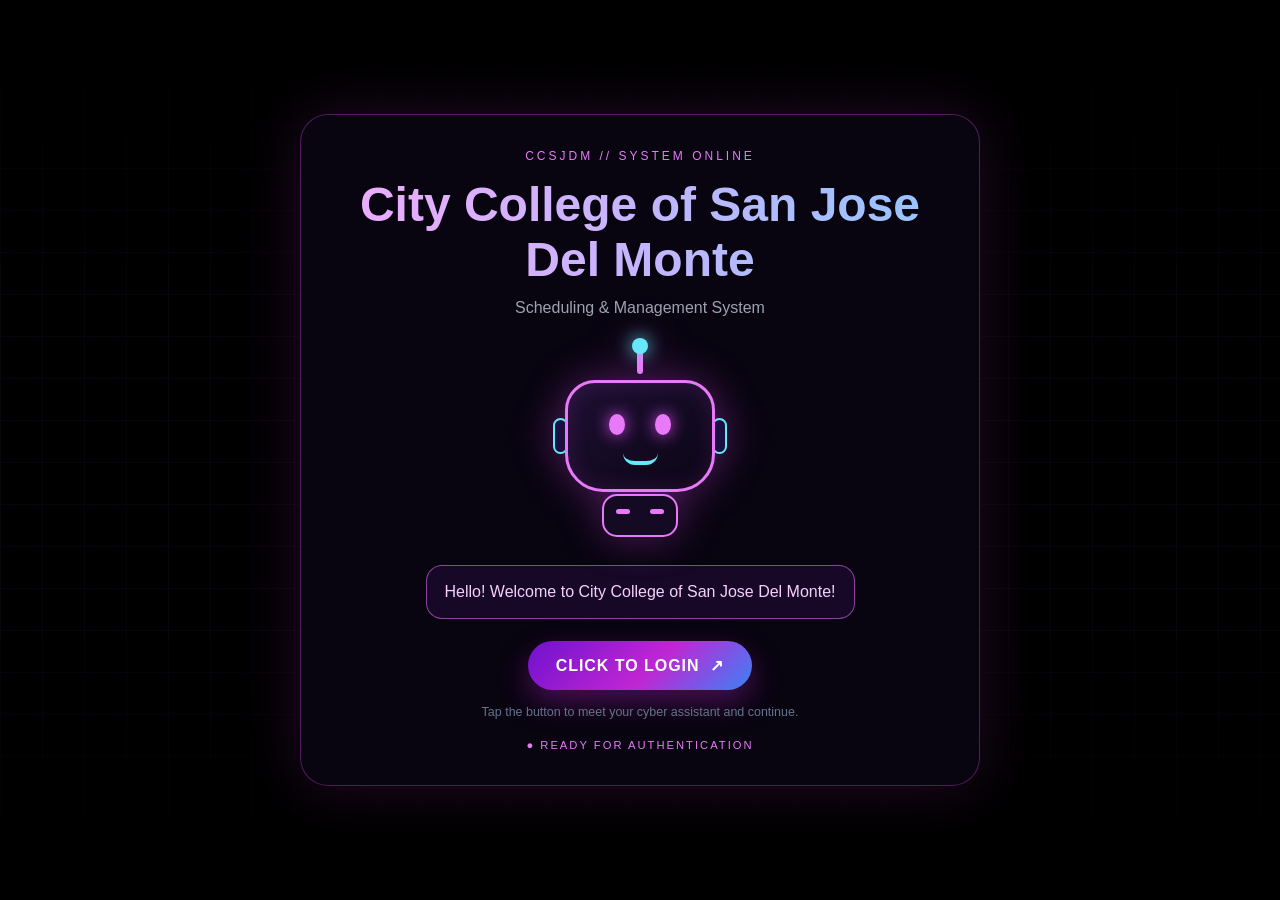
<file: index.html>
<!DOCTYPE html>
<html lang="en">
<head>
  <link rel="icon" type="image/png" href="backgroundcc.jpg">
<meta charset="UTF-8">
<meta name="viewport" content="width=device-width, initial-scale=1">
<title>Welcome | CCSJDM System</title>
<style>
*{box-sizing:border-box;margin:0;padding:0}
body{min-height:100vh;overflow:hidden;display:grid;place-items:center;background:#000;color:#e0f2fe;font-family:"Segoe UI",Tahoma,Arial,sans-serif}
.grid{position:fixed;inset:0;opacity:.12;background-image:linear-gradient(rgba(217,70,239,.35) 1px,transparent 1px),linear-gradient(90deg,rgba(217,70,239,.35) 1px,transparent 1px);background-size:42px 42px;mask-image:linear-gradient(transparent,#000 30%,#000 70%,transparent)}
.panel{position:relative;z-index:1;width:min(92vw,680px);padding:34px 24px;text-align:center;border:1px solid rgba(217,70,239,.35);border-radius:28px;background:rgba(10,6,20,.8);box-shadow:0 0 60px rgba(217,70,239,.15);animation:appear .8s ease both}
.kicker{color:#e879f9;font-size:.75rem;letter-spacing:.25em;text-transform:uppercase}
h1{font-size:clamp(1.7rem,5vw,3rem);margin:14px 0 8px;background:linear-gradient(90deg,#f0abfc,#c4b5fd,#93c5fd);-webkit-background-clip:text;background-clip:text;color:transparent}
.sub{color:#9ca3af;line-height:1.6}
.robot-wrap{height:245px;display:grid;place-items:center;position:relative}
.robot{position:relative;width:150px;height:145px;animation:float 2.6s ease-in-out infinite;filter:drop-shadow(0 0 20px rgba(217,70,239,.35))}
.antenna{position:absolute;top:-23px;left:72px;width:6px;height:27px;background:#e879f9;border-radius:8px}
.antenna:before{content:"";position:absolute;top:-9px;left:-5px;width:16px;height:16px;border-radius:50%;background:#67e8f9;box-shadow:0 0 18px #67e8f9;animation:blink 1.1s infinite alternate}
.head{position:absolute;inset:10px 0 0;height:112px;border:3px solid #e879f9;border-radius:30px 30px 38px 38px;background:linear-gradient(145deg,#1e1033,#0a0614);box-shadow:inset 0 0 22px rgba(217,70,239,.15)}
.ear{position:absolute;top:48px;width:15px;height:36px;border:2px solid #67e8f9;background:#1a1040;border-radius:8px}
.ear.left{left:-12px}.ear.right{right:-12px}
.eyes{display:flex;justify-content:center;gap:30px;margin-top:31px}
.eye{width:16px;height:21px;border-radius:50%;background:#e879f9;box-shadow:0 0 16px #d946ef;animation:blink 3.4s infinite}
.mouth{width:35px;height:12px;margin:18px auto 0;border-bottom:4px solid #67e8f9;border-radius:0 0 20px 20px;transition:height .15s}
.robot.talking .mouth{animation:talk .25s infinite alternate}
.bodybot{position:absolute;top:124px;left:37px;width:76px;height:43px;border:2px solid #e879f9;border-radius:15px;background:#140a24}
.bodybot:before,.bodybot:after{content:"";position:absolute;top:13px;width:14px;height:5px;background:#e879f9;border-radius:4px}
.bodybot:before{left:12px}.bodybot:after{right:12px}
.bubble{display:inline-block;max-width:100%;margin:0 auto 22px;padding:14px 18px;border:1px solid rgba(232,121,249,.55);border-radius:16px;background:rgba(88,28,135,.2);color:#f5d0fe;line-height:1.5;min-height:52px}
.btn{border:0;border-radius:999px;padding:15px 28px;color:#fff;background:linear-gradient(135deg,#7011ce,#c026d3 55%,#3b82f6);font-family:inherit;font-size:1rem;font-weight:800;letter-spacing:.06em;cursor:pointer;box-shadow:0 12px 30px rgba(192,38,211,.35);transition:transform .2s}
.btn:hover:not(:disabled){transform:translateY(-3px)}
.btn:disabled{opacity:.7;cursor:wait}
.hint{margin-top:15px;color:#64748b;font-size:.78rem}
.status{margin-top:20px;color:#e879f9;font-size:.7rem;letter-spacing:.18em}
@keyframes float{0%,100%{transform:translateY(0) rotate(-1deg)}50%{transform:translateY(-10px) rotate(1deg)}}
@keyframes blink{from{opacity:.6}to{opacity:1}}
@keyframes talk{from{height:12px}to{height:22px}}
@keyframes appear{from{opacity:0;transform:translateY(18px)}to{opacity:1;transform:none}}
@media(prefers-reduced-motion:reduce){*{animation:none!important;transition:none!important}}
</style>
</head>
<body>
<div class="grid" aria-hidden="true"></div>
<main class="panel">
  <p class="kicker">CCSJDM // SYSTEM ONLINE</p>
  <h1>City College of San Jose Del Monte</h1>
  <p class="sub">Scheduling &amp; Management System</p>
  <div class="robot-wrap">
    <div class="robot" id="robot" aria-hidden="true">
      <div class="antenna"></div><div class="ear left"></div><div class="ear right"></div>
      <div class="head"><div class="eyes"><span class="eye"></span><span class="eye"></span></div><div class="mouth"></div></div>
      <div class="bodybot"></div>
    </div>
  </div>
  <div class="bubble" id="speech" aria-live="polite">Hello! Welcome to City College of San Jose Del Monte!</div>
  <div><button class="btn" id="startBtn" type="button">CLICK TO LOGIN&nbsp; ↗</button></div>
  <p class="hint">Tap the button to meet your cyber assistant and continue.</p>
  <p class="status" id="status">● READY FOR AUTHENTICATION</p>
</main>

<script>
const LOGIN_PAGE = "login.html";
const button = document.getElementById("startBtn");
const speech = document.getElementById("speech");
const statusLine = document.getElementById("status");
const robot = document.getElementById("robot");
let busy = false;

// ===== ROBOT BEEP (Web Audio, walang kailangang file) =====
let audioCtx = null;
function beep(freq, dur, delay = 0, type = "square", vol = 0.06) {
  try {
    audioCtx = audioCtx || new (window.AudioContext || window.webkitAudioContext)();
    const t = audioCtx.currentTime + delay;
    const osc = audioCtx.createOscillator();
    const gain = audioCtx.createGain();
    osc.type = type;
    osc.frequency.setValueAtTime(freq, t);
    osc.frequency.exponentialRampToValueAtTime(freq * 1.6, t + dur);
    gain.gain.setValueAtTime(vol, t);
    gain.gain.exponentialRampToValueAtTime(0.0001, t + dur);
    osc.connect(gain).connect(audioCtx.destination);
    osc.start(t);
    osc.stop(t + dur);
  } catch (e) {}
}
function robotBoot() {
  beep(300, 0.12, 0);
  beep(600, 0.10, 0.14);
  beep(900, 0.08, 0.28);
  beep(1400, 0.15, 0.40);
}

// ===== ROBOT VOICE (SpeechSynthesis, mababang pitch para parang robot) =====
let robotVoice = null;
function pickVoice() {
  const voices = window.speechSynthesis ? speechSynthesis.getVoices() : [];
  robotVoice =
    voices.find(v => /en/i.test(v.lang) && /male|david|mark|google uk english male/i.test(v.name)) ||
    voices.find(v => /en/i.test(v.lang)) ||
    voices[0] || null;
}
if ("speechSynthesis" in window) {
  pickVoice();
  speechSynthesis.onvoiceschanged = pickVoice;
}

function robotSpeak(text, onDone) {
  let finished = false;
  const finish = () => { if (!finished) { finished = true; robot.classList.remove("talking"); onDone(); } };

  if (!("speechSynthesis" in window)) return finish();

  speechSynthesis.cancel();
  const u = new SpeechSynthesisUtterance(text);
  if (robotVoice) u.voice = robotVoice;
  u.lang = "en-US";
  u.pitch = 0.2;   // pinakamababa para tunog robot
  u.rate = 0.82;   // mabagal, parang makina
  u.volume = 1;
  u.onstart = () => robot.classList.add("talking");
  u.onend = finish;
  u.onerror = finish;
  speechSynthesis.speak(u);

  // Backup: tuloy pa rin kahit hindi gumana ang boses
  setTimeout(finish, 7000);
}

// ===== CLICK =====
button.addEventListener("click", () => {
  if (busy) return;
  busy = true;
  button.disabled = true;
  button.textContent = "CONNECTING...";
  speech.textContent = "Hello! Welcome to City College of San Jose Del Monte. Preparing login page";
  statusLine.textContent = "● CYBER ASSISTANT CONNECTING";

  robotBoot();
  setTimeout(() => {
    robotSpeak("Hello. Welcome to City College of San Jose Del Monte. Preparing login page.", () => {
      window.location.href = LOGIN_PAGE;
    });
  }, 600);
});
</script>
</body>
</html>
</file>
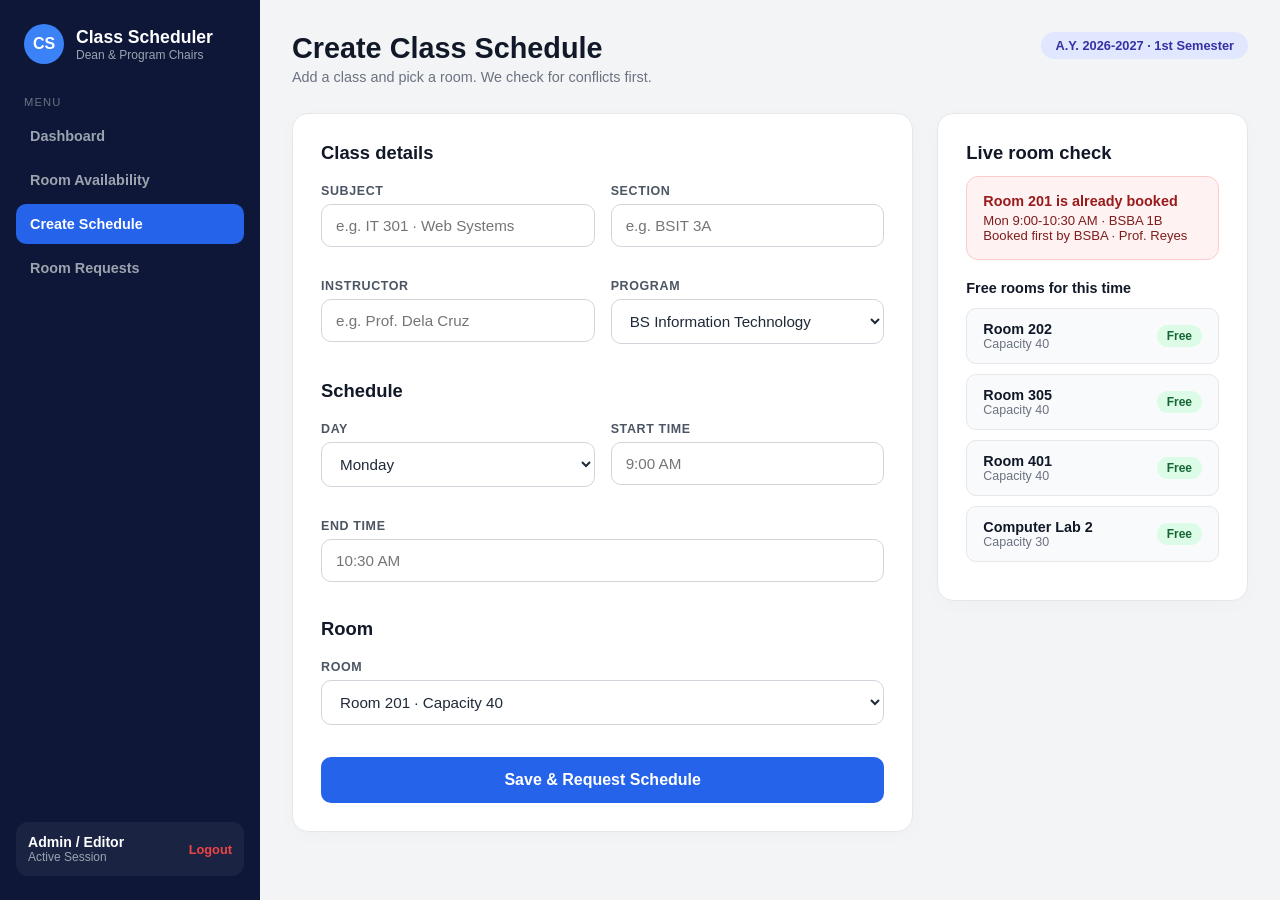
<file: approval.html>
<!DOCTYPE html>
<html lang="en">
<head>
    <meta charset="UTF-8">
    <meta name="viewport" content="width=device-width, initial-scale=1.0">
    <title>CCSJDM | Create Class Schedule & Room Requests</title>
    <style>
        *,*::before,*::after{box-sizing:border-box;margin:0;padding:0}
        body{min-height:100vh;background:#f3f4f6;color:#1f2937;font-family:"Segoe UI",Tahoma,Arial,sans-serif;display:flex}
        
        /* Sidebar Navigation */
        .sidebar{width:260px;background:#0e1738;color:#fff;padding:24px 16px;display:flex;flex-direction:column;justify-content:space-between;flex-shrink:0}
        .brand{display:flex;align-items:center;gap:12px;margin-bottom:32px;padding:0 8px}
        .brand-avatar{width:40px;height:40px;border-radius:50%;background:#3b82f6;color:#fff;display:grid;place-items:center;font-weight:700}
        .brand-title{font-size:1.1rem;font-weight:700}
        .brand-sub{font-size:.75rem;color:#9ca3af}
        .menu-label{font-size:.7rem;letter-spacing:.1em;text-transform:uppercase;color:#6b7280;margin:18px 8px 8px}
        .nav{display:flex;flex-direction:column;gap:4px}
        .nav-item{display:flex;align-items:center;padding:12px 14px;border-radius:10px;color:#9ca3af;text-decoration:none;font-weight:600;font-size:.9rem;transition:all .2s}
        .nav-item:hover{background:rgba(255,255,255,.08);color:#fff}
        .nav-item.active{background:#2563eb;color:#fff}

        /* Main Content Area */
        .content{flex:1;padding:32px;overflow-y:auto}
        .header-row{display:flex;justify-content:space-between;align-items:flex-start;margin-bottom:28px}
        .header-title h1{font-size:1.8rem;font-weight:700;color:#111827}
        .header-title p{color:#6b7280;font-size:.9rem;margin-top:4px}
        .semester-tag{background:#e0e7ff;color:#3730a3;padding:6px 14px;border-radius:20px;font-size:.8rem;font-weight:600}

        /* Layout Grid para sa Form at Live Check */
        .schedule-layout{display:grid;grid-template-columns:2fr 1fr;gap:24px}
        @media(max-width:1024px){.schedule-layout{grid-template-columns:1fr}}

        .card{background:#fff;border-radius:16px;border:1px solid #e5e7eb;padding:28px;box-shadow:0 4px 20px rgba(0,0,0,.02)}
        .card-title{font-weight:700;font-size:1.15rem;color:#111827;margin-bottom:20px}
        
        .form-grid{display:grid;grid-template-columns:1fr 1fr;gap:16px;margin-bottom:20px}
        .field{margin-bottom:16px}
        .field.full{grid-column:1 / -1}
        label{display:block;font-size:.78rem;font-weight:700;color:#4b5563;margin-bottom:6px;text-transform:uppercase;letter-spacing:.05em}
        input, select{width:100%;padding:12px 14px;border:1px solid #d1d5db;border-radius:10px;outline:none;font-size:.95rem;color:#1f2937;background:#fff;transition:border-color .2s}
        input:focus, select:focus{border-color:#2563eb;box-shadow:0 0 0 3px rgba(37,99,235,.1)}

        .submit-btn{width:100%;padding:14px;background:#2563eb;color:#fff;border:none;border-radius:10px;font-size:1rem;font-weight:700;cursor:pointer;transition:background .2s}
        .submit-btn:hover{background:#1d4ed8}

        /* Right Panel: Live Room Check */
        .live-check-box{background:#fef2f2;border:1px solid #fecaca;border-radius:12px;padding:16px;margin-bottom:20px}
        .live-check-title{font-weight:700;color:#991b1b;font-size:.9rem;margin-bottom:4px}
        .live-check-desc{font-size:.82rem;color:#7f1d1d}

        .free-room-card{background:#f9fafb;border:1px solid #e5e7eb;border-radius:10px;padding:12px 16px;margin-bottom:10px;display:flex;justify-content:space-between;align-items:center}
        .free-room-name{font-weight:700;font-size:.9rem;color:#111827}
        .free-room-cap{font-size:.78rem;color:#6b7280}
        .free-badge{background:#dcfce7;color:#166534;padding:4px 10px;border-radius:999px;font-size:.75rem;font-weight:700}
    </style>
</head>
<body>

<aside class="sidebar">
  <div>
    <div class="brand">
      <div class="brand-avatar">CS</div>
      <div>
        <div class="brand-title">Class Scheduler</div>
        <div class="brand-sub">Dean & Program Chairs</div>
      </div>
    </div>

    <div class="menu-label">MENU</div>
    <nav class="nav">
      <a href="main.html" class="nav-item">Dashboard</a>
      <a href="main.html" class="nav-item">Room Availability</a>
      <a href="approval.html" class="nav-item active">Create Schedule</a>
      <a href="approval.html" class="nav-item">Room Requests</a>
    </nav>
  </div>

  <div class="user-profile" style="padding:12px;border-radius:12px;background:rgba(255,255,255,.05);display:flex;align-items:center;justify-content:space-between">
    <div>
      <div style="font-weight:700;font-size:.88rem" id="navName">Admin / Editor</div>
      <div style="font-size:.75rem;color:#9ca3af">Active Session</div>
    </div>
    <button onclick="localStorage.removeItem('ccsjdm_session');location.replace('login.html')" style="background:none;border:none;color:#ef4444;cursor:pointer;font-weight:700;font-size:.8rem">Logout</button>
  </div>
</aside>

<main class="content">
  <div class="header-row">
    <div class="header-title">
      <h1>Create Class Schedule</h1>
      <p>Add a class and pick a room. We check for conflicts first.</p>
    </div>
    <div class="semester-tag">A.Y. 2026-2027 · 1st Semester</div>
  </div>

  <div class="schedule-layout">
    <!-- Left Column: Form -->
    <div class="card">
      <div class="card-title">Class details</div>
      <form id="createSchedForm">
        <div class="form-grid">
          <div class="field">
            <label for="subject">Subject</label>
            <input type="text" id="subject" placeholder="e.g. IT 301 · Web Systems" required>
          </div>
          <div class="field">
            <label for="section">Section</label>
            <input type="text" id="section" placeholder="e.g. BSIT 3A" required>
          </div>
          <div class="field">
            <label for="instructor">Instructor</label>
            <input type="text" id="instructor" placeholder="e.g. Prof. Dela Cruz" required>
          </div>
          <div class="field">
            <label for="program">Program</label>
            <select id="program" required>
              <option value="BS Information Technology">BS Information Technology</option>
              <option value="BSEMC">BSEMC</option>
              <option value="TOURISM">TOURISM</option>
              <option value="CRIMINOLOGY">CRIMINOLOGY</option>
              <option value="EDUC">EDUC</option>
              <option value="PSYCHOLOGY">PSYCHOLOGY</option>
              <option value="BSMA">BSMA</option>
              <option value="BEN">BEN</option>
              <option value="HUMANISTA">HUMANISTA</option>
              <option value="SOCIAL WORK">SOCIAL WORK</option>
            </select>
          </div>
        </div>

        <div class="card-title" style="margin-top:10px;">Schedule</div>
        <div class="form-grid">
          <div class="field">
            <label for="day">Day</label>
            <select id="day" required>
              <option value="Monday">Monday</option>
              <option value="Tuesday">Tuesday</option>
              <option value="Wednesday">Wednesday</option>
              <option value="Thursday">Thursday</option>
              <option value="Friday">Friday</option>
              <option value="Saturday">Saturday</option>
            </select>
          </div>
          <div class="field">
            <label for="startTime">Start time</label>
            <input type="text" id="startTime" placeholder="9:00 AM" required>
          </div>
          <div class="field full">
            <label for="endTime">End time</label>
            <input type="text" id="endTime" placeholder="10:30 AM" required>
          </div>
        </div>

        <div class="card-title" style="margin-top:10px;">Room</div>
        <div class="field">
          <label for="roomSelect">Room</label>
          <select id="roomSelect" required>
            <!-- 2nd Floor (201-210) -->
            <optgroup label="2nd Floor Rooms">
              <option value="Room 201">Room 201 · Capacity 40</option>
              <option value="Room 202">Room 202 · Capacity 40</option>
              <option value="Room 203">Room 203 · Capacity 40</option>
              <option value="Room 204">Room 204 · Capacity 40</option>
              <option value="Room 205">Room 205 · Capacity 40</option>
              <option value="Room 206">Room 206 · Capacity 40</option>
              <option value="Room 207">Room 207 · Capacity 40</option>
              <option value="Room 208">Room 208 · Capacity 40</option>
              <option value="Room 209">Room 209 · Capacity 40</option>
              <option value="Room 210">Room 210 · Capacity 40</option>
            </optgroup>

            <!-- 3rd Floor (301-310) -->
            <optgroup label="3rd Floor Rooms">
              <option value="Room 301">Room 301 · Capacity 40</option>
              <option value="Room 302">Room 302 · Capacity 40</option>
              <option value="Room 303">Room 303 · Capacity 40</option>
              <option value="Room 304">Room 304 · Capacity 40</option>
              <option value="Room 305">Room 305 · Capacity 40</option>
              <option value="Room 306">Room 306 · Capacity 40</option>
              <option value="Room 307">Room 307 · Capacity 40</option>
              <option value="Room 308">Room 308 · Capacity 40</option>
              <option value="Room 309">Room 309 · Capacity 40</option>
              <option value="Room 310">Room 310 · Capacity 40</option>
            </optgroup>

            <!-- 4th Floor (401-410) -->
            <optgroup label="4th Floor Rooms">
              <option value="Room 401">Room 401 · Capacity 40</option>
              <option value="Room 402">Room 402 · Capacity 40</option>
              <option value="Room 403">Room 403 · Capacity 40</option>
              <option value="Room 404">Room 404 · Capacity 40</option>
              <option value="Room 405">Room 405 · Capacity 40</option>
              <option value="Room 406">Room 406 · Capacity 40</option>
              <option value="Room 407">Room 407 · Capacity 40</option>
              <option value="Room 408">Room 408 · Capacity 40</option>
              <option value="Room 409">Room 409 · Capacity 40</option>
              <option value="Room 410">Room 410 · Capacity 40</option>
            </optgroup>

            <!-- 5th Floor (501-510) -->
            <optgroup label="5th Floor Rooms">
              <option value="Room 501">Room 501 · Capacity 40</option>
              <option value="Room 502">Room 502 · Capacity 40</option>
              <option value="Room 503">Room 503 · Capacity 40</option>
              <option value="Room 504">Room 504 · Capacity 40</option>
              <option value="Room 505">Room 505 · Capacity 40</option>
              <option value="Room 506">Room 506 · Capacity 40</option>
              <option value="Room 507">Room 507 · Capacity 40</option>
              <option value="Room 508">Room 508 · Capacity 40</option>
              <option value="Room 509">Room 509 · Capacity 40</option>
              <option value="Room 510">Room 510 · Capacity 40</option>
            </optgroup>

            <!-- Laboratories -->
            <optgroup label="Laboratories">
              <option value="Computer Lab 2">Computer Lab 2 · Capacity 30</option>
              <option value="Computer Lab 3">Computer Lab 3 · Capacity 30</option>
            </optgroup>
          </select>
        </div>

        <button type="submit" class="submit-btn" style="margin-top:16px;">Save & Request Schedule</button>
      </form>
    </div>

    <!-- Right Column: Live Room Check -->
    <div>
      <div class="card" style="margin-bottom:20px;">
        <div class="card-title" style="margin-bottom:12px;">Live room check</div>
        
        <div class="live-check-box">
          <div class="live-check-title">Room 201 is already booked</div>
          <div class="live-check-desc">Mon 9:00-10:30 AM · BSBA 1B<br>Booked first by BSBA · Prof. Reyes</div>
        </div>

        <div style="font-weight:700;font-size:.9rem;color:#111827;margin-bottom:12px;">Free rooms for this time</div>

        <div class="free-room-card">
          <div>
            <div class="free-room-name">Room 202</div>
            <div class="free-room-cap">Capacity 40</div>
          </div>
          <span class="free-badge">Free</span>
        </div>

        <div class="free-room-card">
          <div>
            <div class="free-room-name">Room 305</div>
            <div class="free-room-cap">Capacity 40</div>
          </div>
          <span class="free-badge">Free</span>
        </div>

        <div class="free-room-card">
          <div>
            <div class="free-room-name">Room 401</div>
            <div class="free-room-cap">Capacity 40</div>
          </div>
          <span class="free-badge">Free</span>
        </div>

        <div class="free-room-card">
          <div>
            <div class="free-room-name">Computer Lab 2</div>
            <div class="free-room-cap">Capacity 30</div>
          </div>
          <span class="free-badge">Free</span>
        </div>
      </div>
    </div>
  </div>
</main>

<script>
document.getElementById('createSchedForm').addEventListener('submit', function(e) {
    e.preventDefault();
    alert("Matagumpay na naidagdag ang Class Schedule!");
    this.reset();
});
</script>

</body>
</html>
</file>
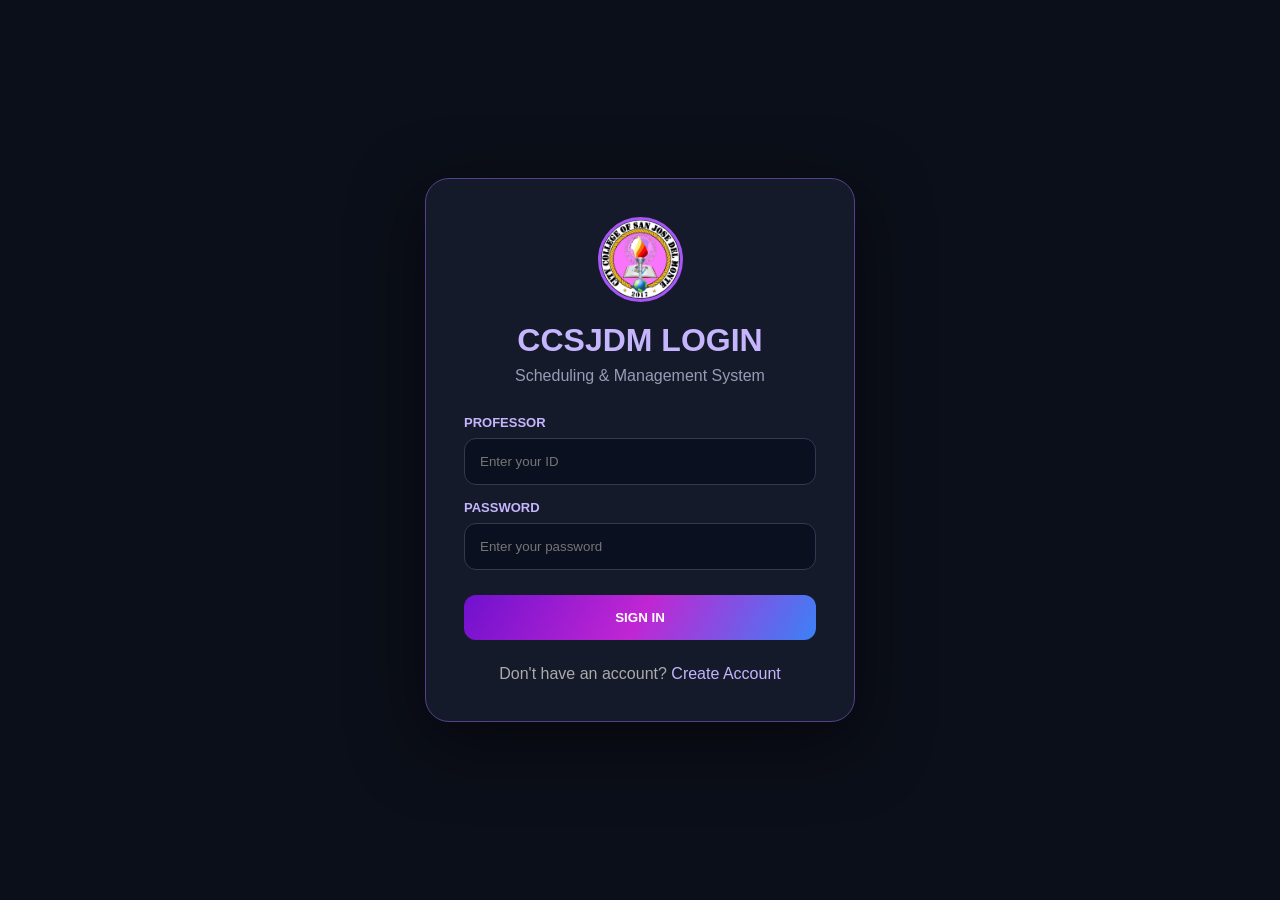
<file: login.html>
<!DOCTYPE html>
<html lang="en">
<head>
     <link rel="icon" type="image/png" href="backgroundcc.jpg">
<meta charset="UTF-8">
<meta name="viewport" content="width=device-width, initial-scale=1.0">
<title>CCSJDM | Login</title>

<style>
*{box-sizing:border-box;margin:0;padding:0}

body{
    min-height:100vh;
    display:flex;
    align-items:center;
    justify-content:center;
    background:#0b0f19;
    color:white;
    font-family:"Segoe UI",Arial,sans-serif;
    padding:20px;
}

.card{
    width:100%;
    max-width:430px;
    padding:38px;
    background:#151a2b;
    border:1px solid #55418b;
    border-radius:24px;
    box-shadow:0 20px 70px #0008;
}

.logo{
    width:85px;
    height:85px;
    margin:0 auto 20px;
    border-radius:50%;
    overflow:hidden;
    border:3px solid #a855f7;
}

.logo img{
    width:100%;
    height:100%;
    object-fit:cover;
}

h1{
    text-align:center;
    color:#c4b5fd;
}

.sub{
    text-align:center;
    color:#999bb5;
    margin:8px 0 30px;
}

label{
    display:block;
    color:#c4b5fd;
    margin:15px 0 8px;
    font-size:13px;
    font-weight:bold;
}

input{
    width:100%;
    padding:15px;
    background:#0b1020;
    border:1px solid #393653;
    border-radius:12px;
    color:white;
    outline:none;
}

input:focus{
    border-color:#c026d3;
}

button{
    width:100%;
    padding:15px;
    margin-top:25px;
    border:0;
    border-radius:12px;
    background:linear-gradient(120deg,#7011ce,#c026d3,#3b82f6);
    color:white;
    font-weight:bold;
    cursor:pointer;
}

#message{
    margin-top:15px;
    text-align:center;
    color:#fca5a5;
    font-size:14px;
}

a{
    color:#c4b5fd;
    text-decoration:none;
}

.links{
    text-align:center;
    margin-top:25px;
    color:#aaa;
}
</style>
</head>

<body>

<div class="card">

    <div class="logo">
        <img src="backgroundcc.jpg" alt="CCSJDM Logo">
    </div>

    <h1>CCSJDM LOGIN</h1>

    <p class="sub">Scheduling & Management System</p>

    <form id="loginForm">

        <label>PROFESSOR</label>
        <input type="text" id="loginID"
        placeholder="Enter your ID" required>

        <label>PASSWORD</label>
        <input type="password" id="loginPassword"
        placeholder="Enter your password" required>

        <button type="submit" id="loginBtn">
            SIGN IN
        </button>

    </form>

    <p id="message"></p>

    <div class="links">
        Don't have an account?
        <a href="signup.html">Create Account</a>
    </div>

</div>

<script>

const KEY_USERS = "ccsjdm_users";

const DEFAULT_USERS = [
  {
    "id": "ADMIN013",
    "fullName": "Harold",
    "role": "admin",
    "status": "approved",
    "salt": "c6ee2cc08a1901cd1d9154901d2f9750",
    "hash": "2b4b130805d946cd1d51aeb2d412fbb71122c41a8e79636cebd09f44db326ad3"
  },
  {
    "id": "bingsy",
    "fullName": "Bingsy",
    "role": "superadmin",
    "status": "approved",
    "salt": "4f8ecf16ee4831e5ad27cbed4c73841c",
    "hash": "18dca148320564bc7ee8bff1d7ec637fdc4c76be1bc8235d41f46efd5da01988"
  },
  {
    "id": "editor01",
    "fullName": "Editor Sample",
    "role": "editor",
    "status": "approved",
    "salt": "88ba2cd83cfe91d7d1b9a6a54e8b7a52",
    "hash": "140ce0b98060d6da9a6cf479f9144c52b9b8c983b71a3e6a8773f890ecf2cde1"
  },
  {
    "id": "viewer01",
    "fullName": "Viewer Sample",
    "role": "viewer",
    "status": "approved",
    "salt": "ecf1a4ad9e566f974f1917988797844e",
    "hash": "048a67c6ef2a9e37bb2f7b28a81eca0e4309304cdee98787640f85d744d4b74e"
  }
];

function normalizeRole(r) {
    const v = String(r || "").toLowerCase();
    return ["superadmin", "admin", "editor", "viewer"].includes(v) ? v : "viewer";
}

// Idinadagdag lang ang default accounts kung wala pa; hindi ino-overwrite ang existing
function seedUsers() {
    const users = getUsers();
    let changed = false;
    DEFAULT_USERS.forEach(d => {
        if (!users.some(u => String(u.id).trim().toLowerCase() === d.id.toLowerCase())) {
            users.push(d);
            changed = true;
        }
    });
    if (changed) localStorage.setItem(KEY_USERS, JSON.stringify(users));
}
seedUsers();

function getUsers() {
    try {
        return JSON.parse(localStorage.getItem(KEY_USERS)) || [];
    } catch (e) {
        return [];
    }
}

const $ = id => document.getElementById(id);

async function hashPw(password, salt) {
    const text = salt + ":" + password;

    const result = await crypto.subtle.digest(
        "SHA-256",
        new TextEncoder().encode(text)
    );

    return Array.from(new Uint8Array(result))
        .map(b => b.toString(16).padStart(2, "0"))
        .join("");
}

$("loginForm").addEventListener("submit", async function(e) {
    e.preventDefault();

    const id = $("loginID").value.trim();
    const password = $("loginPassword").value;

    const btn = $("loginBtn");
    const message = $("message");

    message.textContent = "";
    btn.disabled = true;
    btn.textContent = "VERIFYING...";

    try {
        const users = getUsers();

        const user = users.find(u =>
            String(u.id).trim().toLowerCase() === id.toLowerCase()
        );

        if (!user) {
            message.textContent = "Account not found.";
            return;
        }

        let passwordCorrect = false;

        // Check hashed password
        if (user.hash && user.salt) {
            const hashed = await hashPw(password, user.salt);
            passwordCorrect = hashed === user.hash;
        }

        // Check older signup format
        else if (user.password !== undefined) {
            passwordCorrect = String(user.password) === password;
        }

        if (!passwordCorrect) {
            message.textContent = "Incorrect password.";
            return;
        }

        if (user.status === "rejected") {
            message.textContent = "Your account was rejected.";
            return;
        }

        if (user.status === "pending") {
            message.textContent = "Waiting for Admin approval.";
            return;
        }

        sessionStorage.setItem(
            "ccsjdm_current",
            JSON.stringify({ id: user.id, fullName: user.fullName || user.id, role: normalizeRole(user.role) })
        );

        location.replace("main.html");

    } catch (error) {
        console.error(error);
        message.textContent = "Login error. Please try again.";
    } finally {
        btn.disabled = false;
        btn.textContent = "SIGN IN";
    }
});

</script>

</body>
</html>
</file>
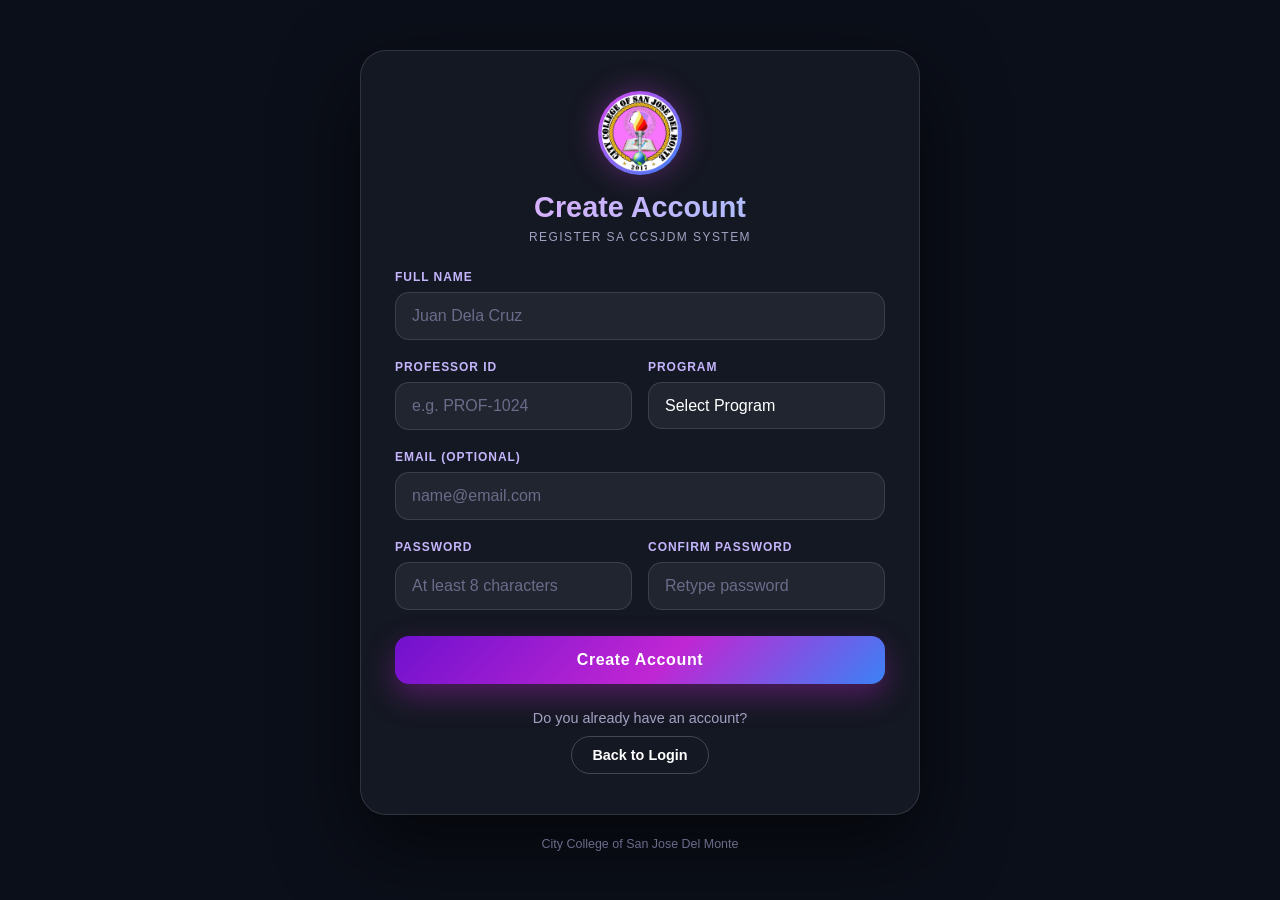
<file: signup.html>
<!DOCTYPE html>
<html lang="en">
<head>
   <link rel="icon" type="image/png" href="backgroundcc.jpg">
<meta charset="UTF-8">
<meta name="viewport" content="width=device-width, initial-scale=1.0">
<title>CCSJDM | Create Account</title>
<style>
*,*::before,*::after{box-sizing:border-box;margin:0;padding:0}
body{min-height:100vh;display:flex;align-items:center;justify-content:center;padding:24px;background:#0b0f19;color:#f5f3ff;font-family:"Segoe UI",Tahoma,Arial,sans-serif}
.wrap{width:100%;max-width:560px}
.card{padding:40px 34px;border:1px solid rgba(255,255,255,.12);border-radius:26px;background:rgba(255,255,255,.04);box-shadow:0 30px 80px rgba(0,0,0,.6);animation:rise .7s cubic-bezier(.2,.8,.2,1)}
@keyframes rise{from{opacity:0;transform:translateY(24px)}to{opacity:1;transform:none}}
.logo{width:84px;height:84px;margin:0 auto 16px;padding:3px;border-radius:50%;background:linear-gradient(135deg,#d946ef,#3b82f6);box-shadow:0 0 30px rgba(217,70,239,.35)}
.logo img{width:100%;height:100%;border-radius:50%;object-fit:cover;display:block}
h1{text-align:center;font-size:1.8rem;font-weight:800;background:linear-gradient(90deg,#f0abfc,#c4b5fd,#93c5fd);-webkit-background-clip:text;background-clip:text;-webkit-text-fill-color:transparent}
.sub{margin:6px 0 26px;text-align:center;color:#a1a1c2;font-size:.75rem;letter-spacing:.12em;text-transform:uppercase}
.alert{margin-bottom:20px;padding:12px 14px;border-radius:12px;font-size:.88rem;text-align:center;border:1px solid rgba(248,113,113,.4);background:rgba(239,68,68,.12);color:#fca5a5}
.alert[hidden]{display:none}
.grid{display:grid;grid-template-columns:1fr 1fr;gap:0 16px}
.field{margin-bottom:20px}
.full{grid-column:1/-1}
label{display:block;margin-bottom:8px;color:#c4b5fd;font-size:.75rem;font-weight:700;letter-spacing:.08em;text-transform:uppercase}
input,select{width:100%;padding:14px 16px;border:1px solid rgba(255,255,255,.12);border-radius:14px;outline:none;color:#fff;background:rgba(255,255,255,.06);font-family:inherit;font-size:16px;transition:border-color .25s,box-shadow .25s}
select{appearance:none;cursor:pointer}
select option{background:#0b0f19;color:#fff}
input::placeholder{color:#6b6b8a}
input:focus,select:focus{border-color:#d946ef;box-shadow:0 0 0 4px rgba(217,70,239,.18)}
.btn{width:100%;margin-top:6px;padding:15px;border:0;border-radius:14px;color:#fff;font-family:inherit;font-size:16px;font-weight:700;letter-spacing:.04em;background:linear-gradient(135deg,#7011ce,#c026d3 55%,#3b82f6);box-shadow:0 12px 30px rgba(192,38,211,.35);cursor:pointer;transition:transform .3s}
.btn:hover:not(:disabled){transform:translateY(-2px)}
.btn:disabled{opacity:.6;cursor:not-allowed}
.links{margin-top:26px;display:grid;gap:10px;justify-items:center;text-align:center;color:#a1a1c2;font-size:.9rem}
.links a{text-decoration:none}
.pill{display:inline-block;padding:10px 20px;border:1px solid rgba(255,255,255,.2);border-radius:999px;color:#fff;font-weight:700;transition:background .25s}
.pill:hover{background:rgba(255,255,255,.1)}
.footer{margin-top:22px;text-align:center;color:#6b6b8a;font-size:.78rem}
@media(max-width:520px){.grid{grid-template-columns:1fr}.card{padding:30px 22px}h1{font-size:1.6rem}}
</style>
</head>
<body>
<main class="wrap">
  <section class="card">
    <div class="logo"><img src="backgroundcc.jpg" alt="CCSJDM Logo"></div>
    <h1>Create Account</h1>
    <p class="sub">Register sa CCSJDM system</p>

    <div class="alert" id="err" role="alert" hidden></div>

    <form id="signupForm" novalidate>
      <div class="grid">
        <div class="field full">
          <label for="fullName">Full Name</label>
          <input type="text" id="fullName" maxlength="100" placeholder="Juan Dela Cruz" autocomplete="name">
        </div>
        <div class="field">
          <label for="sid">Professor ID</label>
          <input type="text" id="sid" maxlength="50" placeholder="e.g. PROF-1024" autocomplete="username">
        </div>
        <div class="field">
          <label for="program">Program</label>
          <select id="program">
            <option value="">Select Program</option>
            <option value="BSEMC">BSEMC</option>
            <option value="TOURISM">TOURISM</option>
            <option value="CRIMINOLOGY">CRIMINOLOGY</option>
            <option value="EDUC">EDUC</option>
            <option value="PSYCHOLOGY">PSYCHOLOGY</option>
            <option value="BSMA">BSMA</option>
            <option value="BEN">BEN</option>
            <option value="HUMANISTA">HUMANISTA</option>
            <option value="SOCIAL WORK">SOCIAL WORK</option>
            <option value="OTHER">Other Program...</option>
          </select>
        </div>
        <div class="field full">
          <label for="email">Email (optional)</label>
          <input type="email" id="email" maxlength="120" placeholder="name@email.com" autocomplete="email">
        </div>
        <div class="field">
          <label for="password">Password</label>
          <input type="password" id="password" placeholder="At least 8 characters" autocomplete="new-password">
        </div>
        <div class="field">
          <label for="confirm">Confirm Password</label>
          <input type="password" id="confirm" placeholder="Retype password" autocomplete="new-password">
        </div>
      </div>
      <button type="submit" class="btn" id="btn">Create Account</button>
    </form>

    <div class="links">
      <span>Do you already have an account?</span>
      <a href="login.html" class="pill">Back to Login</a>
    </div>
  </section>
  <p class="footer">City College of San Jose Del Monte</p>
</main>

<script>
const KEY_USERS = "ccsjdm_users";

const getUsers = () => { try { return JSON.parse(localStorage.getItem(KEY_USERS)) || []; } catch (e) { return []; } };
const toHex = buf => Array.from(new Uint8Array(buf), b => b.toString(16).padStart(2, "0")).join("");
const makeSalt = () => Array.from(crypto.getRandomValues(new Uint8Array(16)), b => b.toString(16).padStart(2, "0")).join("");
async function hashPw(pw, salt) {
  const text = salt + ":" + pw;
  if (window.crypto && crypto.subtle) return toHex(await crypto.subtle.digest("SHA-256", new TextEncoder().encode(text)));
  let h = 5381;
  for (const c of text) h = ((h << 5) + h + c.charCodeAt(0)) | 0;
  return "fb" + (h >>> 0).toString(16);
}

const $ = id => document.getElementById(id);
const err = $("err");
const btn = $("btn");

function showError(text) {
  err.textContent = text;
  err.hidden = false;
}

$("signupForm").addEventListener("submit", async (e) => {
  e.preventDefault();
  err.hidden = true;

  const fullName = $("fullName").value.trim();
  const id = $("sid").value.trim();
  const program = $("program").value;
  const email = $("email").value.trim();
  const pw = $("password").value;
  const confirm = $("confirm").value;

  if (!fullName || !id || !program || !pw) return showError("Punan ang lahat ng kinakailangang field.");
  if (email && !/^\S+@\S+\.\S+$/.test(email)) return showError("Ilagay ang tamang email address.");
  if (pw.length < 8) return showError("Dapat at least 8 characters ang password.");
  if (pw !== confirm) return showError("Hindi nagtutugma ang password.");

  const users = getUsers();
  if (users.some(u => u.id.toLowerCase() === id.toLowerCase())) return showError("Registered na ang Professor ID na ito.");

  btn.disabled = true;
  btn.textContent = "Creating account...";

  const salt = makeSalt();
  const hash = await hashPw(pw, salt);

  // Default role is Professor/Viewer hangga't hindi binabago ng Admin
  users.push({ id, fullName, email, program, role: "Professor", salt, hash, createdAt: new Date().toISOString() });
  localStorage.setItem(KEY_USERS, JSON.stringify(users));

 location.href = "login.html?created=1";
});
</script>
</body>
</html>
</file>
